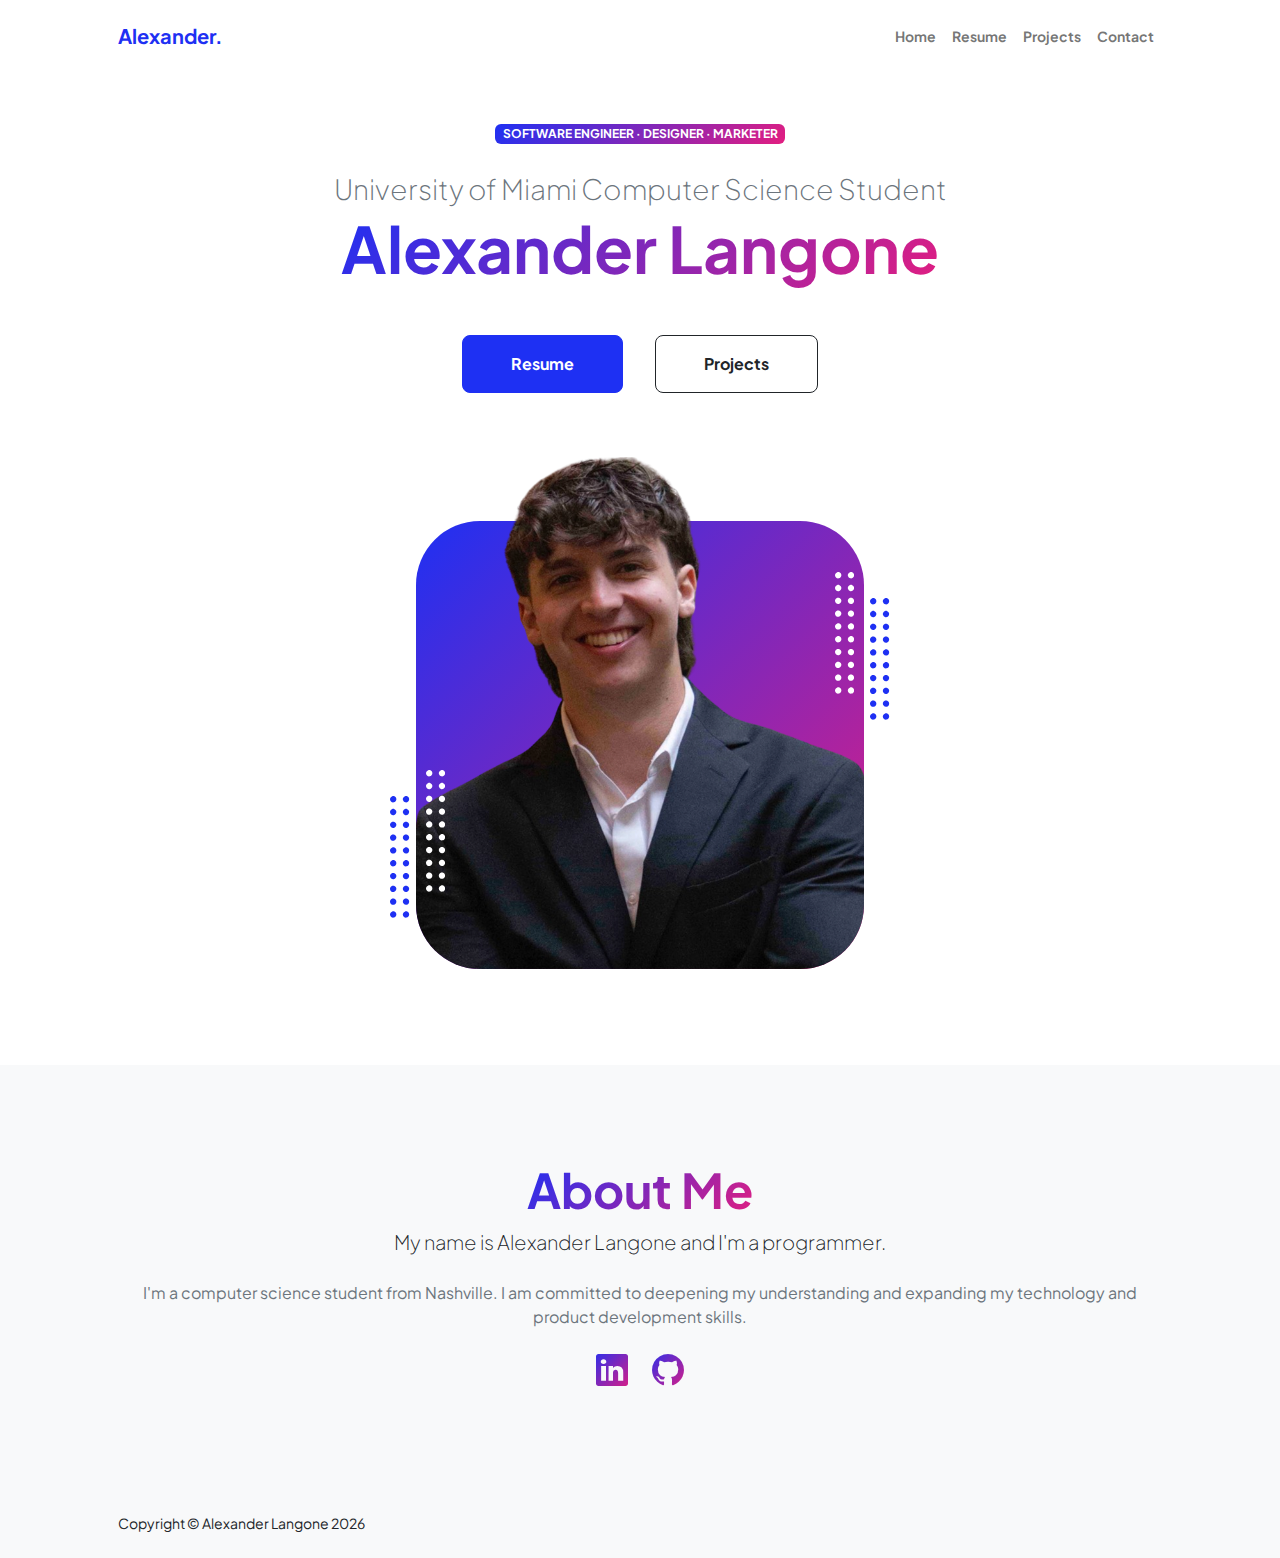
<file: index.html>
<!DOCTYPE html>
<html lang="en">
    <head>
        <meta charset="utf-8" />
        <meta name="viewport" content="width=device-width, initial-scale=1, shrink-to-fit=no" />
        <meta name="description" content="" />
        <meta name="author" content="" />
        <title>Alex Langone</title>
        <!-- Favicon-->
        <link rel="icon" type="image/x-icon" href="assets/favicon.ico" />
        <!-- Custom Google font-->
        <link rel="preconnect" href="https://fonts.googleapis.com" />
        <link rel="preconnect" href="https://fonts.gstatic.com" crossorigin />
        <link href="https://fonts.googleapis.com/css2?family=Plus+Jakarta+Sans:wght@100;200;300;400;500;600;700;800;900&amp;display=swap" rel="stylesheet" />
        <!-- Bootstrap icons-->
        <link href="https://cdn.jsdelivr.net/npm/bootstrap-icons@1.8.1/font/bootstrap-icons.css" rel="stylesheet" />
        <!-- Core theme CSS (includes Bootstrap)-->
        <link href="css/styles.css" rel="stylesheet" />
    </head>
    <body class="d-flex flex-column h-100">
        <main class="flex-shrink-0">
            <!-- Navigation-->
            <nav class="navbar navbar-expand-lg navbar-light bg-white py-3">
                <div class="container px-5">
                    <a class="navbar-brand" href="index"><span class="fw-bolder text-primary">Alexander.</span></a>
                    <button class="navbar-toggler" type="button" data-bs-toggle="collapse" data-bs-target="#navbarSupportedContent" aria-controls="navbarSupportedContent" aria-expanded="false" aria-label="Toggle navigation"><span class="navbar-toggler-icon"></span></button>
                    <div class="collapse navbar-collapse" id="navbarSupportedContent">
                        <ul class="navbar-nav ms-auto mb-2 mb-lg-0 small fw-bolder">
                            <li class="nav-item"><a class="nav-link" href="index">Home</a></li>
                            <li class="nav-item"><a class="nav-link" href="resume">Resume</a></li>
                            <li class="nav-item"><a class="nav-link" href="projects">Projects</a></li>
                            <li class="nav-item"><a class="nav-link" href="contact">Contact</a></li>
                        </ul>
                    </div>
                </div>
            </nav>
            <!-- Header-->
            <header class="py-5">
                <div class="container px-5 pb-5">
                    <div class="row gx-5 align-items-center">
                        <div class="col-xxl-5">
                            <!-- Header text content-->
                            <div class="text-center text-xxl-start">
                                <div class="badge bg-gradient-primary-to-secondary text-white mb-4"><div class="text-uppercase">Software Engineer &middot; Designer &middot; Marketer</div></div>
                                <div class="fs-3 fw-light text-muted">University of Miami Computer Science Student</div>
                                <h1 class="display-3 fw-bolder mb-5"><span class="text-gradient d-inline">Alexander Langone</span></h1>
                                <div class="d-grid gap-3 d-sm-flex justify-content-sm-center justify-content-xxl-start mb-3">
                                    <a class="btn btn-primary btn-lg px-5 py-3 me-sm-3 fs-6 fw-bolder" href="resume.html">Resume</a>
                                    <a class="btn btn-outline-dark btn-lg px-5 py-3 fs-6 fw-bolder" href="projects.html">Projects</a>
                                </div>
                            </div>
                        </div>
                        <div class="col-xxl-7">
                            <!-- Header profile picture-->
                            <div class="d-flex justify-content-center mt-5 mt-xxl-0">
                                <div class="profile bg-gradient-primary-to-secondary">
                                    <img class="profile-img" src="assets/profile.png" alt="..." />
                                    <div class="dots-1">
                                        <!-- SVG Dots-->
                                        <svg version="1.1" xmlns="http://www.w3.org/2000/svg" xmlns:xlink="http://www.w3.org/1999/xlink" x="0px" y="0px" viewBox="0 0 191.6 1215.4" style="enable-background: new 0 0 191.6 1215.4" xml:space="preserve">
                                            <g transform="translate(0.000000,1280.000000) scale(0.100000,-0.100000)">
                                                <path d="M227.7,12788.6c-105-35-200-141-222-248c-43-206,163-412,369-369c155,32,275,190,260,339c-11,105-90,213-190,262        C383.7,12801.6,289.7,12808.6,227.7,12788.6z"></path>
                                                <path d="M1507.7,12788.6c-151-50-253-216-222-362c25-119,136-230,254-255c194-41,395,142,375,339c-11,105-90,213-190,262        C1663.7,12801.6,1569.7,12808.6,1507.7,12788.6z"></path>
                                                <path d="M227.7,11508.6c-105-35-200-141-222-248c-43-206,163-412,369-369c155,32,275,190,260,339c-11,105-90,213-190,262        C383.7,11521.6,289.7,11528.6,227.7,11508.6z"></path>
                                                <path d="M1507.7,11508.6c-151-50-253-216-222-362c25-119,136-230,254-255c194-41,395,142,375,339c-11,105-90,213-190,262        C1663.7,11521.6,1569.7,11528.6,1507.7,11508.6z"></path>
                                                <path d="M227.7,10228.6c-105-35-200-141-222-248c-43-206,163-412,369-369c155,32,275,190,260,339c-11,105-90,213-190,262        C383.7,10241.6,289.7,10248.6,227.7,10228.6z"></path>
                                                <path d="M1507.7,10228.6c-105-35-200-141-222-248c-43-206,163-412,369-369c155,32,275,190,260,339c-11,105-90,213-190,262        C1663.7,10241.6,1569.7,10248.6,1507.7,10228.6z"></path>
                                                <path d="M227.7,8948.6c-105-35-200-141-222-248c-43-206,163-412,369-369c155,32,275,190,260,339c-11,105-90,213-190,262        C383.7,8961.6,289.7,8968.6,227.7,8948.6z"></path>
                                                <path d="M1507.7,8948.6c-105-35-200-141-222-248c-43-206,163-412,369-369c155,32,275,190,260,339c-11,105-90,213-190,262        C1663.7,8961.6,1569.7,8968.6,1507.7,8948.6z"></path>
                                                <path d="M227.7,7668.6c-105-35-200-141-222-248c-43-206,163-412,369-369c155,32,275,190,260,339c-11,105-90,213-190,262        C383.7,7681.6,289.7,7688.6,227.7,7668.6z"></path>
                                                <path d="M1507.7,7668.6c-105-35-200-141-222-248c-43-206,163-412,369-369c155,32,275,190,260,339c-11,105-90,213-190,262        C1663.7,7681.6,1569.7,7688.6,1507.7,7668.6z"></path>
                                                <path d="M227.7,6388.6c-105-35-200-141-222-248c-43-206,163-412,369-369c155,32,275,190,260,339c-11,105-90,213-190,262        C383.7,6401.6,289.7,6408.6,227.7,6388.6z"></path>
                                                <path d="M1507.7,6388.6c-105-35-200-141-222-248c-43-206,163-412,369-369c155,32,275,190,260,339c-11,105-90,213-190,262        C1663.7,6401.6,1569.7,6408.6,1507.7,6388.6z"></path>
                                                <path d="M227.7,5108.6c-105-35-200-141-222-248c-43-206,163-412,369-369c155,32,275,190,260,339c-11,105-90,213-190,262        C383.7,5121.6,289.7,5128.6,227.7,5108.6z"></path>
                                                <path d="M1507.7,5108.6c-105-35-200-141-222-248c-43-206,163-412,369-369c155,32,275,190,260,339c-11,105-90,213-190,262        C1663.7,5121.6,1569.7,5128.6,1507.7,5108.6z"></path>
                                                <path d="M227.7,3828.6c-105-35-200-141-222-248c-43-206,163-412,369-369c155,32,275,190,260,339c-11,105-90,213-190,262        C383.7,3841.6,289.7,3848.6,227.7,3828.6z"></path>
                                                <path d="M1507.7,3828.6c-105-35-200-141-222-248c-43-206,163-412,369-369c155,32,275,190,260,339c-11,105-90,213-190,262        C1663.7,3841.6,1569.7,3848.6,1507.7,3828.6z"></path>
                                                <path d="M227.7,2548.6c-105-35-200-141-222-248c-43-206,163-412,369-369c155,32,275,190,260,339c-11,105-90,213-190,262        C383.7,2561.6,289.7,2568.6,227.7,2548.6z"></path>
                                                <path d="M1507.7,2548.6c-105-35-200-141-222-248c-43-206,163-412,369-369c155,32,275,190,260,339c-11,105-90,213-190,262        C1663.7,2561.6,1569.7,2568.6,1507.7,2548.6z"></path>
                                                <path d="M227.7,1268.6c-105-35-200-141-222-248c-43-206,163-412,369-369c155,32,275,190,260,339c-11,105-90,213-190,262        C383.7,1281.6,289.7,1288.6,227.7,1268.6z"></path>
                                                <path d="M1507.7,1268.6c-105-35-200-141-222-248c-43-206,163-412,369-369c155,32,275,190,260,339c-11,105-90,213-190,262        C1663.7,1281.6,1569.7,1288.6,1507.7,1268.6z"></path>
                                            </g>
                                        </svg>
                                        <!-- END of SVG dots-->
                                    </div>
                                    <div class="dots-2">
                                        <!-- SVG Dots-->
                                        <svg version="1.1" xmlns="http://www.w3.org/2000/svg" xmlns:xlink="http://www.w3.org/1999/xlink" x="0px" y="0px" viewBox="0 0 191.6 1215.4" style="enable-background: new 0 0 191.6 1215.4" xml:space="preserve">
                                            <g transform="translate(0.000000,1280.000000) scale(0.100000,-0.100000)">
                                                <path d="M227.7,12788.6c-105-35-200-141-222-248c-43-206,163-412,369-369c155,32,275,190,260,339c-11,105-90,213-190,262        C383.7,12801.6,289.7,12808.6,227.7,12788.6z"></path>
                                                <path d="M1507.7,12788.6c-151-50-253-216-222-362c25-119,136-230,254-255c194-41,395,142,375,339c-11,105-90,213-190,262        C1663.7,12801.6,1569.7,12808.6,1507.7,12788.6z"></path>
                                                <path d="M227.7,11508.6c-105-35-200-141-222-248c-43-206,163-412,369-369c155,32,275,190,260,339c-11,105-90,213-190,262        C383.7,11521.6,289.7,11528.6,227.7,11508.6z"></path>
                                                <path d="M1507.7,11508.6c-151-50-253-216-222-362c25-119,136-230,254-255c194-41,395,142,375,339c-11,105-90,213-190,262        C1663.7,11521.6,1569.7,11528.6,1507.7,11508.6z"></path>
                                                <path d="M227.7,10228.6c-105-35-200-141-222-248c-43-206,163-412,369-369c155,32,275,190,260,339c-11,105-90,213-190,262        C383.7,10241.6,289.7,10248.6,227.7,10228.6z"></path>
                                                <path d="M1507.7,10228.6c-105-35-200-141-222-248c-43-206,163-412,369-369c155,32,275,190,260,339c-11,105-90,213-190,262        C1663.7,10241.6,1569.7,10248.6,1507.7,10228.6z"></path>
                                                <path d="M227.7,8948.6c-105-35-200-141-222-248c-43-206,163-412,369-369c155,32,275,190,260,339c-11,105-90,213-190,262        C383.7,8961.6,289.7,8968.6,227.7,8948.6z"></path>
                                                <path d="M1507.7,8948.6c-105-35-200-141-222-248c-43-206,163-412,369-369c155,32,275,190,260,339c-11,105-90,213-190,262        C1663.7,8961.6,1569.7,8968.6,1507.7,8948.6z"></path>
                                                <path d="M227.7,7668.6c-105-35-200-141-222-248c-43-206,163-412,369-369c155,32,275,190,260,339c-11,105-90,213-190,262        C383.7,7681.6,289.7,7688.6,227.7,7668.6z"></path>
                                                <path d="M1507.7,7668.6c-105-35-200-141-222-248c-43-206,163-412,369-369c155,32,275,190,260,339c-11,105-90,213-190,262        C1663.7,7681.6,1569.7,7688.6,1507.7,7668.6z"></path>
                                                <path d="M227.7,6388.6c-105-35-200-141-222-248c-43-206,163-412,369-369c155,32,275,190,260,339c-11,105-90,213-190,262        C383.7,6401.6,289.7,6408.6,227.7,6388.6z"></path>
                                                <path d="M1507.7,6388.6c-105-35-200-141-222-248c-43-206,163-412,369-369c155,32,275,190,260,339c-11,105-90,213-190,262        C1663.7,6401.6,1569.7,6408.6,1507.7,6388.6z"></path>
                                                <path d="M227.7,5108.6c-105-35-200-141-222-248c-43-206,163-412,369-369c155,32,275,190,260,339c-11,105-90,213-190,262        C383.7,5121.6,289.7,5128.6,227.7,5108.6z"></path>
                                                <path d="M1507.7,5108.6c-105-35-200-141-222-248c-43-206,163-412,369-369c155,32,275,190,260,339c-11,105-90,213-190,262        C1663.7,5121.6,1569.7,5128.6,1507.7,5108.6z"></path>
                                                <path d="M227.7,3828.6c-105-35-200-141-222-248c-43-206,163-412,369-369c155,32,275,190,260,339c-11,105-90,213-190,262        C383.7,3841.6,289.7,3848.6,227.7,3828.6z"></path>
                                                <path d="M1507.7,3828.6c-105-35-200-141-222-248c-43-206,163-412,369-369c155,32,275,190,260,339c-11,105-90,213-190,262        C1663.7,3841.6,1569.7,3848.6,1507.7,3828.6z"></path>
                                                <path d="M227.7,2548.6c-105-35-200-141-222-248c-43-206,163-412,369-369c155,32,275,190,260,339c-11,105-90,213-190,262        C383.7,2561.6,289.7,2568.6,227.7,2548.6z"></path>
                                                <path d="M1507.7,2548.6c-105-35-200-141-222-248c-43-206,163-412,369-369c155,32,275,190,260,339c-11,105-90,213-190,262        C1663.7,2561.6,1569.7,2568.6,1507.7,2548.6z"></path>
                                                <path d="M227.7,1268.6c-105-35-200-141-222-248c-43-206,163-412,369-369c155,32,275,190,260,339c-11,105-90,213-190,262        C383.7,1281.6,289.7,1288.6,227.7,1268.6z"></path>
                                                <path d="M1507.7,1268.6c-105-35-200-141-222-248c-43-206,163-412,369-369c155,32,275,190,260,339c-11,105-90,213-190,262        C1663.7,1281.6,1569.7,1288.6,1507.7,1268.6z"></path>
                                            </g>
                                        </svg>
                                        <!-- END of SVG dots-->
                                    </div>
                                    <div class="dots-3">
                                        <!-- SVG Dots-->
                                        <svg version="1.1" xmlns="http://www.w3.org/2000/svg" xmlns:xlink="http://www.w3.org/1999/xlink" x="0px" y="0px" viewBox="0 0 191.6 1215.4" style="enable-background: new 0 0 191.6 1215.4" xml:space="preserve">
                                            <g transform="translate(0.000000,1280.000000) scale(0.100000,-0.100000)">
                                                <path d="M227.7,12788.6c-105-35-200-141-222-248c-43-206,163-412,369-369c155,32,275,190,260,339c-11,105-90,213-190,262        C383.7,12801.6,289.7,12808.6,227.7,12788.6z"></path>
                                                <path d="M1507.7,12788.6c-151-50-253-216-222-362c25-119,136-230,254-255c194-41,395,142,375,339c-11,105-90,213-190,262        C1663.7,12801.6,1569.7,12808.6,1507.7,12788.6z"></path>
                                                <path d="M227.7,11508.6c-105-35-200-141-222-248c-43-206,163-412,369-369c155,32,275,190,260,339c-11,105-90,213-190,262        C383.7,11521.6,289.7,11528.6,227.7,11508.6z"></path>
                                                <path d="M1507.7,11508.6c-151-50-253-216-222-362c25-119,136-230,254-255c194-41,395,142,375,339c-11,105-90,213-190,262        C1663.7,11521.6,1569.7,11528.6,1507.7,11508.6z"></path>
                                                <path d="M227.7,10228.6c-105-35-200-141-222-248c-43-206,163-412,369-369c155,32,275,190,260,339c-11,105-90,213-190,262        C383.7,10241.6,289.7,10248.6,227.7,10228.6z"></path>
                                                <path d="M1507.7,10228.6c-105-35-200-141-222-248c-43-206,163-412,369-369c155,32,275,190,260,339c-11,105-90,213-190,262        C1663.7,10241.6,1569.7,10248.6,1507.7,10228.6z"></path>
                                                <path d="M227.7,8948.6c-105-35-200-141-222-248c-43-206,163-412,369-369c155,32,275,190,260,339c-11,105-90,213-190,262        C383.7,8961.6,289.7,8968.6,227.7,8948.6z"></path>
                                                <path d="M1507.7,8948.6c-105-35-200-141-222-248c-43-206,163-412,369-369c155,32,275,190,260,339c-11,105-90,213-190,262        C1663.7,8961.6,1569.7,8968.6,1507.7,8948.6z"></path>
                                                <path d="M227.7,7668.6c-105-35-200-141-222-248c-43-206,163-412,369-369c155,32,275,190,260,339c-11,105-90,213-190,262        C383.7,7681.6,289.7,7688.6,227.7,7668.6z"></path>
                                                <path d="M1507.7,7668.6c-105-35-200-141-222-248c-43-206,163-412,369-369c155,32,275,190,260,339c-11,105-90,213-190,262        C1663.7,7681.6,1569.7,7688.6,1507.7,7668.6z"></path>
                                                <path d="M227.7,6388.6c-105-35-200-141-222-248c-43-206,163-412,369-369c155,32,275,190,260,339c-11,105-90,213-190,262        C383.7,6401.6,289.7,6408.6,227.7,6388.6z"></path>
                                                <path d="M1507.7,6388.6c-105-35-200-141-222-248c-43-206,163-412,369-369c155,32,275,190,260,339c-11,105-90,213-190,262        C1663.7,6401.6,1569.7,6408.6,1507.7,6388.6z"></path>
                                                <path d="M227.7,5108.6c-105-35-200-141-222-248c-43-206,163-412,369-369c155,32,275,190,260,339c-11,105-90,213-190,262        C383.7,5121.6,289.7,5128.6,227.7,5108.6z"></path>
                                                <path d="M1507.7,5108.6c-105-35-200-141-222-248c-43-206,163-412,369-369c155,32,275,190,260,339c-11,105-90,213-190,262        C1663.7,5121.6,1569.7,5128.6,1507.7,5108.6z"></path>
                                                <path d="M227.7,3828.6c-105-35-200-141-222-248c-43-206,163-412,369-369c155,32,275,190,260,339c-11,105-90,213-190,262        C383.7,3841.6,289.7,3848.6,227.7,3828.6z"></path>
                                                <path d="M1507.7,3828.6c-105-35-200-141-222-248c-43-206,163-412,369-369c155,32,275,190,260,339c-11,105-90,213-190,262        C1663.7,3841.6,1569.7,3848.6,1507.7,3828.6z"></path>
                                                <path d="M227.7,2548.6c-105-35-200-141-222-248c-43-206,163-412,369-369c155,32,275,190,260,339c-11,105-90,213-190,262        C383.7,2561.6,289.7,2568.6,227.7,2548.6z"></path>
                                                <path d="M1507.7,2548.6c-105-35-200-141-222-248c-43-206,163-412,369-369c155,32,275,190,260,339c-11,105-90,213-190,262        C1663.7,2561.6,1569.7,2568.6,1507.7,2548.6z"></path>
                                                <path d="M227.7,1268.6c-105-35-200-141-222-248c-43-206,163-412,369-369c155,32,275,190,260,339c-11,105-90,213-190,262        C383.7,1281.6,289.7,1288.6,227.7,1268.6z"></path>
                                                <path d="M1507.7,1268.6c-105-35-200-141-222-248c-43-206,163-412,369-369c155,32,275,190,260,339c-11,105-90,213-190,262        C1663.7,1281.6,1569.7,1288.6,1507.7,1268.6z"></path>
                                            </g>
                                        </svg>
                                        <!-- END of SVG dots-->
                                    </div>
                                    <div class="dots-4">
                                        <!-- SVG Dots-->
                                        <svg version="1.1" xmlns="http://www.w3.org/2000/svg" xmlns:xlink="http://www.w3.org/1999/xlink" x="0px" y="0px" viewBox="0 0 191.6 1215.4" style="enable-background: new 0 0 191.6 1215.4" xml:space="preserve">
                                            <g transform="translate(0.000000,1280.000000) scale(0.100000,-0.100000)">
                                                <path d="M227.7,12788.6c-105-35-200-141-222-248c-43-206,163-412,369-369c155,32,275,190,260,339c-11,105-90,213-190,262        C383.7,12801.6,289.7,12808.6,227.7,12788.6z"></path>
                                                <path d="M1507.7,12788.6c-151-50-253-216-222-362c25-119,136-230,254-255c194-41,395,142,375,339c-11,105-90,213-190,262        C1663.7,12801.6,1569.7,12808.6,1507.7,12788.6z"></path>
                                                <path d="M227.7,11508.6c-105-35-200-141-222-248c-43-206,163-412,369-369c155,32,275,190,260,339c-11,105-90,213-190,262        C383.7,11521.6,289.7,11528.6,227.7,11508.6z"></path>
                                                <path d="M1507.7,11508.6c-151-50-253-216-222-362c25-119,136-230,254-255c194-41,395,142,375,339c-11,105-90,213-190,262        C1663.7,11521.6,1569.7,11528.6,1507.7,11508.6z"></path>
                                                <path d="M227.7,10228.6c-105-35-200-141-222-248c-43-206,163-412,369-369c155,32,275,190,260,339c-11,105-90,213-190,262        C383.7,10241.6,289.7,10248.6,227.7,10228.6z"></path>
                                                <path d="M1507.7,10228.6c-105-35-200-141-222-248c-43-206,163-412,369-369c155,32,275,190,260,339c-11,105-90,213-190,262        C1663.7,10241.6,1569.7,10248.6,1507.7,10228.6z"></path>
                                                <path d="M227.7,8948.6c-105-35-200-141-222-248c-43-206,163-412,369-369c155,32,275,190,260,339c-11,105-90,213-190,262        C383.7,8961.6,289.7,8968.6,227.7,8948.6z"></path>
                                                <path d="M1507.7,8948.6c-105-35-200-141-222-248c-43-206,163-412,369-369c155,32,275,190,260,339c-11,105-90,213-190,262        C1663.7,8961.6,1569.7,8968.6,1507.7,8948.6z"></path>
                                                <path d="M227.7,7668.6c-105-35-200-141-222-248c-43-206,163-412,369-369c155,32,275,190,260,339c-11,105-90,213-190,262        C383.7,7681.6,289.7,7688.6,227.7,7668.6z"></path>
                                                <path d="M1507.7,7668.6c-105-35-200-141-222-248c-43-206,163-412,369-369c155,32,275,190,260,339c-11,105-90,213-190,262        C1663.7,7681.6,1569.7,7688.6,1507.7,7668.6z"></path>
                                                <path d="M227.7,6388.6c-105-35-200-141-222-248c-43-206,163-412,369-369c155,32,275,190,260,339c-11,105-90,213-190,262        C383.7,6401.6,289.7,6408.6,227.7,6388.6z"></path>
                                                <path d="M1507.7,6388.6c-105-35-200-141-222-248c-43-206,163-412,369-369c155,32,275,190,260,339c-11,105-90,213-190,262        C1663.7,6401.6,1569.7,6408.6,1507.7,6388.6z"></path>
                                                <path d="M227.7,5108.6c-105-35-200-141-222-248c-43-206,163-412,369-369c155,32,275,190,260,339c-11,105-90,213-190,262        C383.7,5121.6,289.7,5128.6,227.7,5108.6z"></path>
                                                <path d="M1507.7,5108.6c-105-35-200-141-222-248c-43-206,163-412,369-369c155,32,275,190,260,339c-11,105-90,213-190,262        C1663.7,5121.6,1569.7,5128.6,1507.7,5108.6z"></path>
                                                <path d="M227.7,3828.6c-105-35-200-141-222-248c-43-206,163-412,369-369c155,32,275,190,260,339c-11,105-90,213-190,262        C383.7,3841.6,289.7,3848.6,227.7,3828.6z"></path>
                                                <path d="M1507.7,3828.6c-105-35-200-141-222-248c-43-206,163-412,369-369c155,32,275,190,260,339c-11,105-90,213-190,262        C1663.7,3841.6,1569.7,3848.6,1507.7,3828.6z"></path>
                                                <path d="M227.7,2548.6c-105-35-200-141-222-248c-43-206,163-412,369-369c155,32,275,190,260,339c-11,105-90,213-190,262        C383.7,2561.6,289.7,2568.6,227.7,2548.6z"></path>
                                                <path d="M1507.7,2548.6c-105-35-200-141-222-248c-43-206,163-412,369-369c155,32,275,190,260,339c-11,105-90,213-190,262        C1663.7,2561.6,1569.7,2568.6,1507.7,2548.6z"></path>
                                                <path d="M227.7,1268.6c-105-35-200-141-222-248c-43-206,163-412,369-369c155,32,275,190,260,339c-11,105-90,213-190,262        C383.7,1281.6,289.7,1288.6,227.7,1268.6z"></path>
                                                <path d="M1507.7,1268.6c-105-35-200-141-222-248c-43-206,163-412,369-369c155,32,275,190,260,339c-11,105-90,213-190,262        C1663.7,1281.6,1569.7,1288.6,1507.7,1268.6z"></path>
                                            </g>
                                        </svg>
                                        <!-- END of SVG dots-->
                                    </div>
                                </div>
                            </div>
                        </div>
                    </div>
                </div>
            </header>
            <!-- About Section-->
            <section class="bg-light py-5">
                <div class="container px-5">
                    <div class="row gx-5 justify-content-center">
                        <div class="col-xxl-8">
                            <div class="text-center my-5">
                                <h2 class="display-5 fw-bolder"><span class="text-gradient d-inline">About Me</span></h2>
                                <p class="lead fw-light mb-4">My name is Alexander Langone and I'm a programmer.</p>
                                <p class="text-muted">I'm a computer science student from Nashville. I am committed to deepening my understanding and expanding my technology and product development skills.</p>
                                <div class="d-flex justify-content-center fs-2 gap-4">
                                    <a class="text-gradient" target="_blank" href="https://www.linkedin.com/in/alexlangone/"><i class="bi bi-linkedin"></i></a>
                                    <a class="text-gradient" target="_blank" href="https://github.com/alexanderlangone/"><i class="bi bi-github"></i></a>
                                </div>
                            </div>
                        </div>
                    </div>
                </div>
            </section>
        </main>
        <!-- Footer-->
        <footer class="bg-light py-4 mt-auto">
            <div class="container px-5 bg-light">
                <div class="row align-items-center justify-content-between flex-column flex-sm-row">
                    <div class="col-auto"><div class="small m-0" id="copyright"></div></div>
                    <script>
                        var currentYear = new Date().getFullYear();
                        document.getElementById("copyright").innerHTML = "Copyright &copy; Alexander Langone " + currentYear;
                    </script>
                </div>
            </div>
        </footer>
        <!-- Bootstrap core JS-->
        <script src="https://cdn.jsdelivr.net/npm/bootstrap@5.2.3/dist/js/bootstrap.bundle.min.js"></script>
        <!-- Core theme JS-->
        <script src="js/scripts.js"></script>
    </body>
</html>
</file>
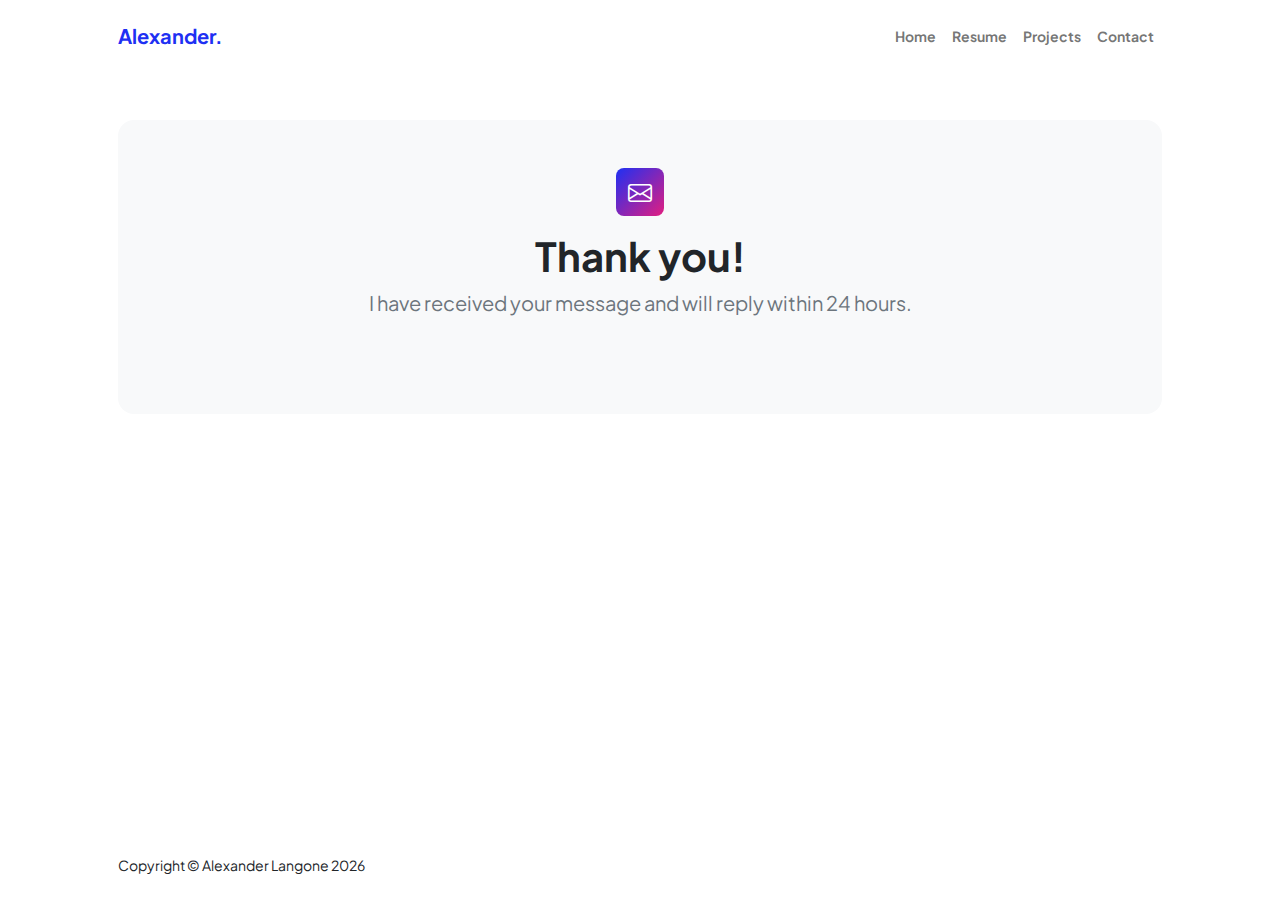
<file: confirmation.html>
<!DOCTYPE html>
<html lang="en">
    <head>
        <meta charset="utf-8" />
        <meta name="viewport" content="width=device-width, initial-scale=1, shrink-to-fit=no" />
        <meta name="description" content />
        <meta name="author" content />
        <title>Alex Langone</title>
        <!-- Favicon-->
        <link rel="icon" type="image/x-icon" href="assets/favicon.ico" />
        <!-- Custom Google font-->
        <link rel="preconnect" href="https://fonts.googleapis.com" />
        <link rel="preconnect" href="https://fonts.gstatic.com" crossorigin />
        <link href="https://fonts.googleapis.com/css2?family=Plus+Jakarta+Sans:wght@100;200;300;400;500;600;700;800;900&amp;display=swap" rel="stylesheet" />
        <!-- Bootstrap icons-->
        <link href="https://cdn.jsdelivr.net/npm/bootstrap-icons@1.8.1/font/bootstrap-icons.css" rel="stylesheet" />
        <!-- Core theme CSS (includes Bootstrap)-->
        <link href="css/styles.css" rel="stylesheet" />
    </head>
    <body class="d-flex flex-column">
        <main class="flex-shrink-0">
            <!-- Navigation-->
            <nav class="navbar navbar-expand-lg navbar-light bg-white py-3">
                <div class="container px-5">
                    <a class="navbar-brand" href="index"><span class="fw-bolder text-primary">Alexander.</span></a>
                    <button class="navbar-toggler" type="button" data-bs-toggle="collapse" data-bs-target="#navbarSupportedContent" aria-controls="navbarSupportedContent" aria-expanded="false" aria-label="Toggle navigation"><span class="navbar-toggler-icon"></span></button>
                    <div class="collapse navbar-collapse" id="navbarSupportedContent">
                        <ul class="navbar-nav ms-auto mb-2 mb-lg-0 small fw-bolder">
                            <li class="nav-item"><a class="nav-link" href="index">Home</a></li>
                            <li class="nav-item"><a class="nav-link" href="resume">Resume</a></li>
                            <li class="nav-item"><a class="nav-link" href="projects">Projects</a></li>
                            <li class="nav-item"><a class="nav-link" href="contact">Contact</a></li>
                        </ul>
                    </div>
                </div>
            </nav>
            <!-- Page content-->
            <section class="py-5">
                <div class="container px-5">
                    <!-- Contact form-->
                    <div class="bg-light rounded-4 py-5 px-4 px-md-5">
                        <div class="text-center mb-5">
                            <div class="feature bg-primary bg-gradient-primary-to-secondary text-white rounded-3 mb-3"><i class="bi bi-envelope"></i></div>
                            <h1 class="fw-bolder">Thank you!</h1>
                            <p class="lead fw-normal text-muted mb-0">I have received your message and will reply within 24 hours.</p>
                        </div>
                    </div>
                </div>
            </section>
        </main>
        <!-- Footer-->
        <footer class="bg-white py-4 mt-auto">
            <div class="container px-5 ">
                <div class="row align-items-center justify-content-between flex-column flex-sm-row">
                    <div class="col-auto"><div class="small m-0" id="copyright"></div></div>
                    <script>
                        var currentYear = new Date().getFullYear();
                        document.getElementById("copyright").innerHTML = "Copyright &copy; Alexander Langone " + currentYear;
                    </script>
                </div>
            </div>
        </footer>
        <!-- Bootstrap core JS-->
        <script src="https://cdn.jsdelivr.net/npm/bootstrap@5.2.3/dist/js/bootstrap.bundle.min.js"></script>
        <!-- Core theme JS-->
        <script src="js/scripts.js"></script>
       
        <script src="https://cdn.startbootstrap.com/sb-forms-latest.js"></script>
    </body>
</html>
</file>
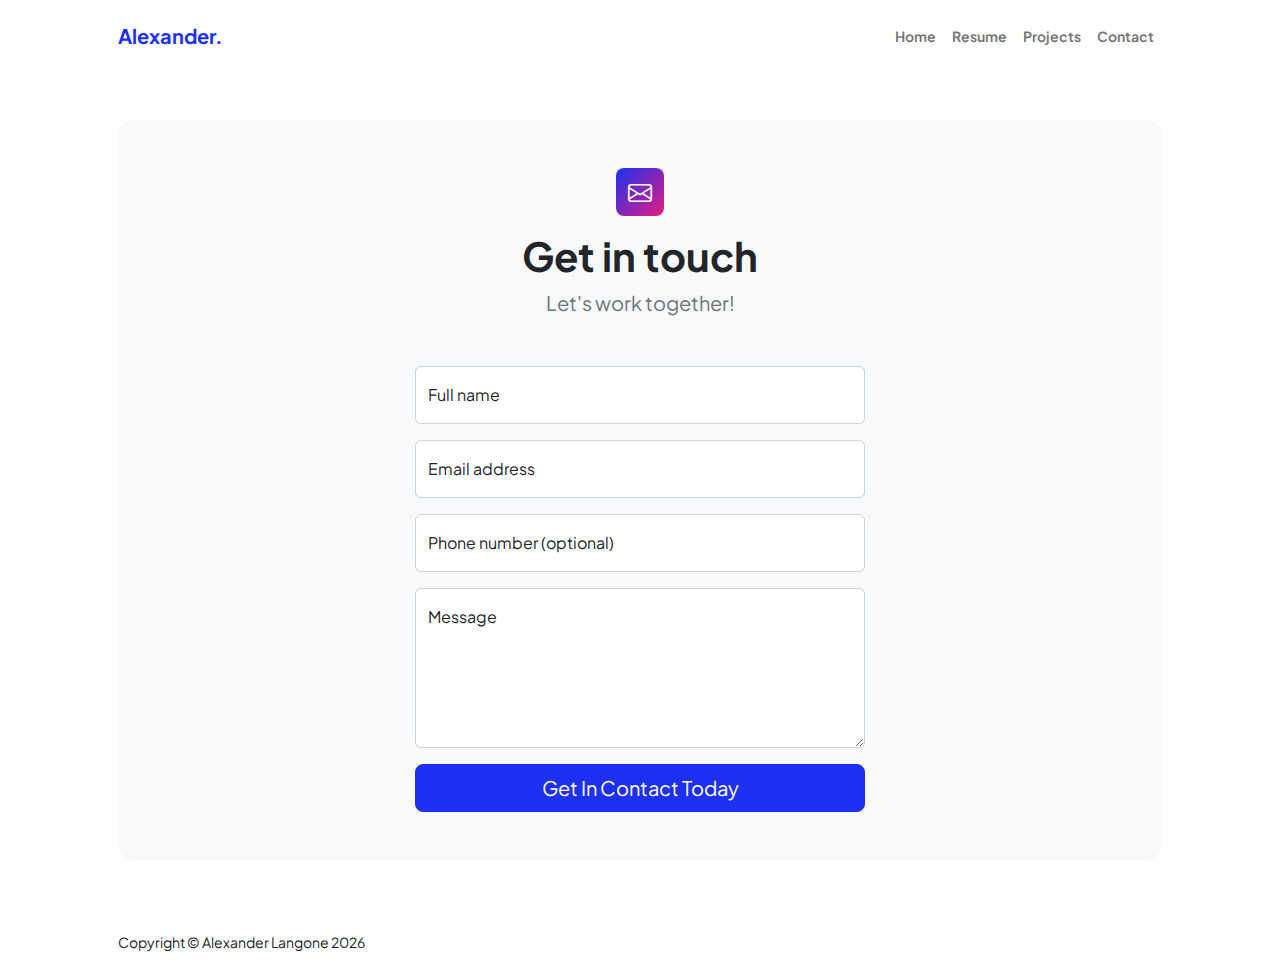
<file: contact.html>
<!DOCTYPE html>
<html lang="en">
    <head>
        <meta charset="utf-8" />
        <meta name="viewport" content="width=device-width, initial-scale=1, shrink-to-fit=no" />
        <meta name="description" content />
        <meta name="author" content />
        <title>Alex Langone</title>
        <!-- Favicon-->
        <link rel="icon" type="image/x-icon" href="assets/favicon.ico" />
        <!-- Custom Google font-->
        <link rel="preconnect" href="https://fonts.googleapis.com" />
        <link rel="preconnect" href="https://fonts.gstatic.com" crossorigin />
        <link href="https://fonts.googleapis.com/css2?family=Plus+Jakarta+Sans:wght@100;200;300;400;500;600;700;800;900&amp;display=swap" rel="stylesheet" />
        <!-- Bootstrap icons-->
        <link href="https://cdn.jsdelivr.net/npm/bootstrap-icons@1.8.1/font/bootstrap-icons.css" rel="stylesheet" />
        <!-- Core theme CSS (includes Bootstrap)-->
        <link href="css/styles.css" rel="stylesheet" />
    </head>
    <body class="d-flex flex-column">
        <main class="flex-shrink-0">
            <!-- Navigation-->
            <nav class="navbar navbar-expand-lg navbar-light bg-white py-3">
                <div class="container px-5">
                    <a class="navbar-brand" href="index"><span class="fw-bolder text-primary">Alexander.</span></a>
                    <button class="navbar-toggler" type="button" data-bs-toggle="collapse" data-bs-target="#navbarSupportedContent" aria-controls="navbarSupportedContent" aria-expanded="false" aria-label="Toggle navigation"><span class="navbar-toggler-icon"></span></button>
                    <div class="collapse navbar-collapse" id="navbarSupportedContent">
                        <ul class="navbar-nav ms-auto mb-2 mb-lg-0 small fw-bolder">
                            <li class="nav-item"><a class="nav-link" href="index">Home</a></li>
                            <li class="nav-item"><a class="nav-link" href="resume">Resume</a></li>
                            <li class="nav-item"><a class="nav-link" href="projects">Projects</a></li>
                            <li class="nav-item"><a class="nav-link" href="contact">Contact</a></li>
                        </ul>
                    </div>
                </div>
            </nav>
            <!-- Page content-->
            <section class="py-5">
                <div class="container px-5">
                    <!-- Contact form-->
                    <div class="bg-light rounded-4 py-5 px-4 px-md-5">
                        <div class="text-center mb-5">
                            <div class="feature bg-primary bg-gradient-primary-to-secondary text-white rounded-3 mb-3"><i class="bi bi-envelope"></i></div>
                            <h1 class="fw-bolder">Get in touch</h1>
                            <p class="lead fw-normal text-muted mb-0">Let's work together!</p>
                        </div>
                        <div class="row gx-5 justify-content-center">
                            <div class="col-lg-8 col-xl-6">
                                <script type="text/javascript">var submitted=false</script>
                                <iframe name="hiddenConfirm2" id="hiddenConfirm2" style="display: none;" onload="if(submitted){window.location='confirmation.html';}"></iframe>
                                <form action="#" id="contactForm" method="post" target="hiddenConfirm2" onsubmit="return validateFormAndSubmit();">
                                    <!-- Name input-->
                                    <div class="form-floating mb-3">
                                        <input class="form-control" id="name" type="text" placeholder="" data-sb-validations="required" name="entry.77489411" />
                                        <label for="name">Full name</label>
                                        <div class="invalid-feedback" data-sb-feedback="name:required">A name is required.</div>
                                    </div>
                                    <!-- Email address input-->
                                    <div class="form-floating mb-3">
                                        <input class="form-control" id="email" type="email" placeholder="" data-sb-validations="required,email" name="entry.1868286407"/>
                                        <label for="email">Email address</label>
                                        <div class="invalid-feedback" data-sb-feedback="email:required">An email is required.</div>
                                        <div class="invalid-feedback" data-sb-feedback="email:email">Email is not valid.</div>
                                    </div>
                                    <!-- Phone number input-->
                                    <div class="form-floating mb-3">
                                        <input class="form-control" id="phone" type="tel" placeholder="" data-sb-validations="" name="entry.2048939848"/>
                                        <label for="phone">Phone number (optional)</label>
                                    </div>
                                    <!-- Message input-->
                                    <div class="form-floating mb-3">
                                        <textarea class="form-control" id="message" type="text" placeholder="Enter your message here..." style="height: 10rem" data-sb-validations="required" name="entry.1368059541"></textarea>
                                        <label for="message">Message</label>
                                        <div class="invalid-feedback" data-sb-feedback="message:required">A message is required.</div>
                                    </div>
                                    <!-- Submit Button-->
                                    <div class="d-grid"><button class="btn btn-primary btn-lg" id="submitButton" type="submit">Get In Contact Today</button></div>
                                </form>
                            </div>
                        </div>
                    </div>
                </div>
            </section>
        </main>
        <!-- Footer-->
        <footer class="bg-white py-4 mt-auto">
            <div class="container px-5 ">
                <div class="row align-items-center justify-content-between flex-column flex-sm-row">
                    <div class="col-auto"><div class="small m-0" id="copyright"></div></div>
                    <script>
                        var currentYear = new Date().getFullYear();
                        document.getElementById("copyright").innerHTML = "Copyright &copy; Alexander Langone " + currentYear;
                    </script>
                </div>
            </div>
        </footer>
        <!-- Bootstrap core JS-->
        <script src="https://cdn.jsdelivr.net/npm/bootstrap@5.2.3/dist/js/bootstrap.bundle.min.js"></script>
        <!-- Core theme JS-->
        <script src="js/scripts.js"></script>
        <script src="js/formValidationAndSubmission.js"></script>

    </body>
</html>
</file>
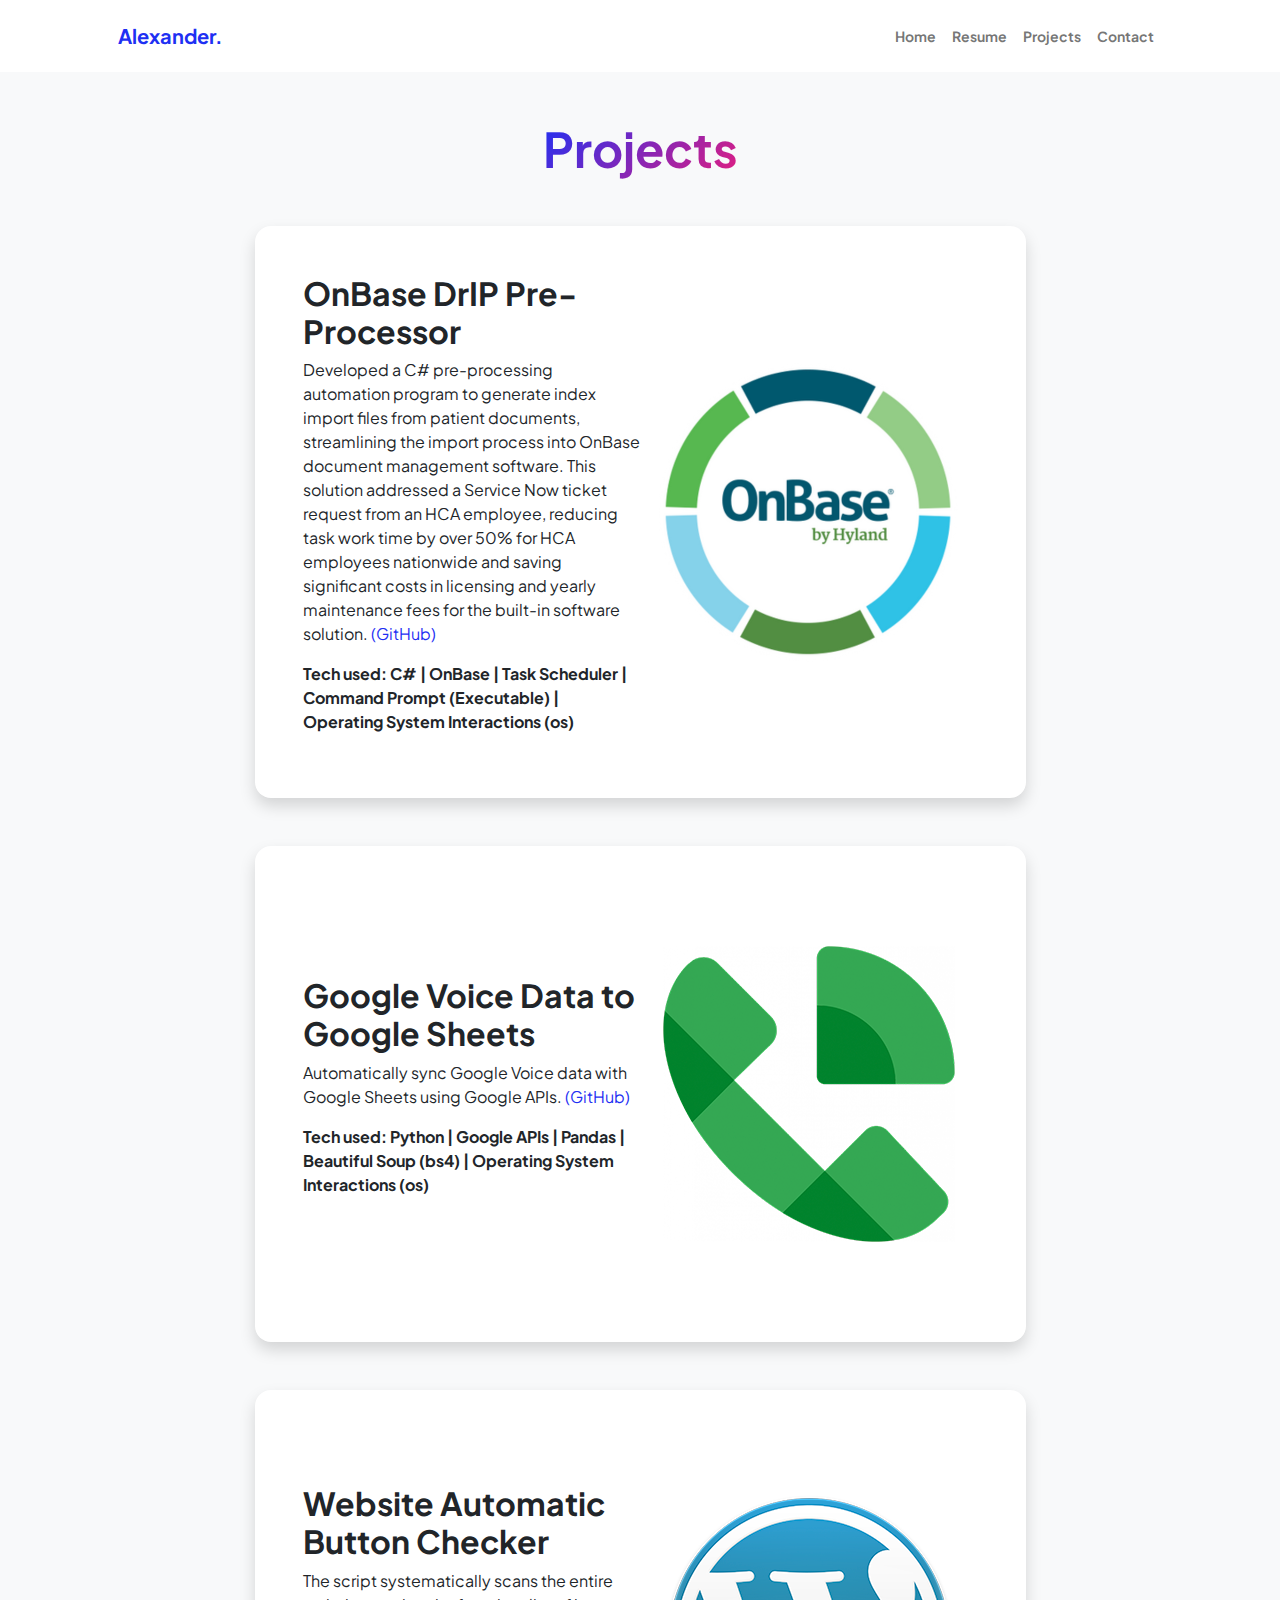
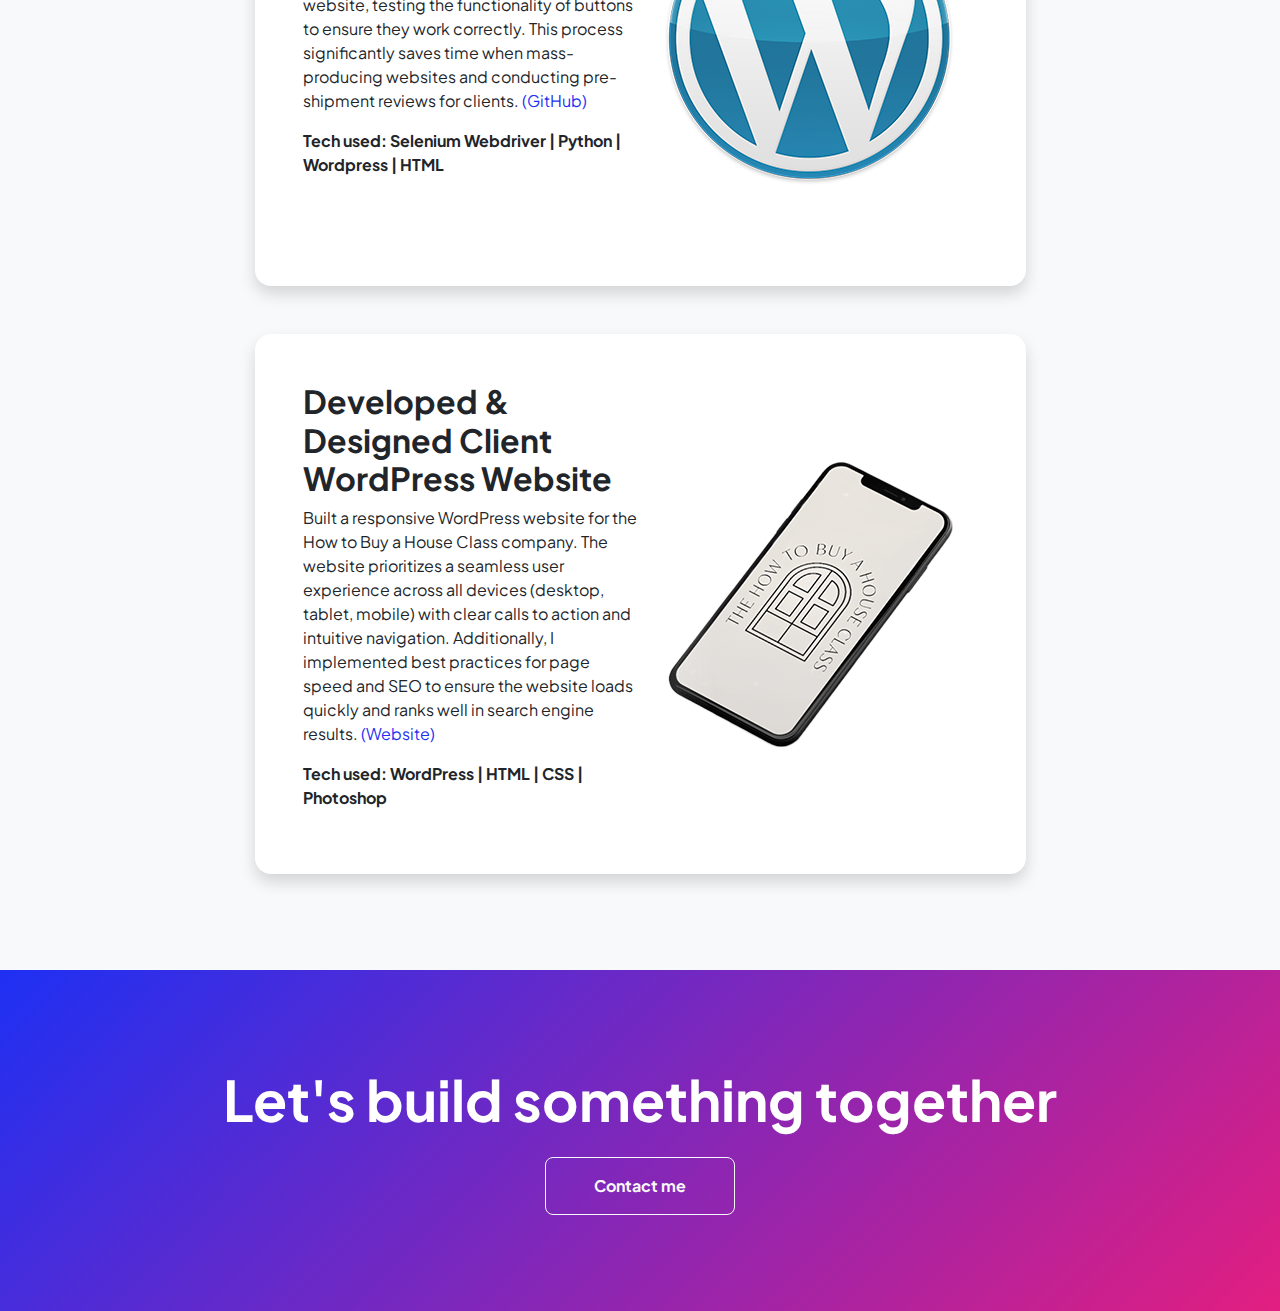
<file: projects.html>
<!DOCTYPE html>
<html lang="en">
    <head>
        <meta charset="utf-8" />
        <meta name="viewport" content="width=device-width, initial-scale=1, shrink-to-fit=no" />
        <meta name="description" content="" />
        <meta name="author" content="" />
        <title>Alex Langone</title>
        <!-- Favicon-->
        <link rel="icon" type="image/x-icon" href="assets/favicon.ico" />
        <!-- Custom Google font-->
        <link rel="preconnect" href="https://fonts.googleapis.com" />
        <link rel="preconnect" href="https://fonts.gstatic.com" crossorigin />
        <link href="https://fonts.googleapis.com/css2?family=Plus+Jakarta+Sans:wght@100;200;300;400;500;600;700;800;900&amp;display=swap" rel="stylesheet" />
        <!-- Bootstrap icons-->
        <link href="https://cdn.jsdelivr.net/npm/bootstrap-icons@1.8.1/font/bootstrap-icons.css" rel="stylesheet" />
        <!-- Core theme CSS (includes Bootstrap)-->
        <link href="css/styles.css" rel="stylesheet" />
    </head>
    <body class="d-flex flex-column h-100 bg-light">
        <main class="flex-shrink-0">
            <!-- Navigation-->
            <nav class="navbar navbar-expand-lg navbar-light bg-white py-3">
                <div class="container px-5">
                    <a class="navbar-brand" href="index"><span class="fw-bolder text-primary">Alexander.</span></a>
                    <button class="navbar-toggler" type="button" data-bs-toggle="collapse" data-bs-target="#navbarSupportedContent" aria-controls="navbarSupportedContent" aria-expanded="false" aria-label="Toggle navigation"><span class="navbar-toggler-icon"></span></button>
                    <div class="collapse navbar-collapse" id="navbarSupportedContent">
                        <ul class="navbar-nav ms-auto mb-2 mb-lg-0 small fw-bolder">
                            <li class="nav-item"><a class="nav-link" href="index">Home</a></li>
                            <li class="nav-item"><a class="nav-link" href="resume">Resume</a></li>
                            <li class="nav-item"><a class="nav-link" href="projects">Projects</a></li>
                            <li class="nav-item"><a class="nav-link" href="contact">Contact</a></li>
                        </ul>
                    </div>
                </div>
            </nav>
            <section class="py-5">
                <div class="container px-5 mb-5">
                    <div class="text-center mb-5">
                        <h1 class="display-5 fw-bolder mb-0"><span class="text-gradient d-inline">Projects</span></h1>
                    </div>
                    <div class="row gx-5 justify-content-center">
                        <div class="col-lg-11 col-xl-9 col-xxl-8">
                            <div class="card overflow-hidden shadow rounded-4 border-0 mb-5">
                                <div class="card-body p-5 d-flex flex-wrap justify-content-center align-items-center">
                                    <div class="col-md-6">
                                        <h2 class="fw-bolder">OnBase DrIP Pre-Processor</h2>
                                        <p>Developed a C# pre-processing automation program to generate index import files from patient documents,
                                            streamlining the import process into OnBase document management software. This solution addressed a Service
                                            Now ticket request from an HCA employee, reducing task work time by over 50% for HCA employees nationwide
                                            and saving significant costs in licensing and yearly maintenance fees for the built-in software solution.                                            
                                            <a class="git" href="https://github.com/AlexanderLangone/DrIP-PreProcessor" target="_blank" style="text-decoration: none;"> (GitHub)</a>
                                        </p>
                                        <p><strong>Tech used: C# | OnBase | Task Scheduler | Command Prompt (Executable) | Operating System Interactions (os)</strong> </p>
                                    </div>
                                    <img class="img-fluid mx-auto" src="/src/assets/OnBase.png" alt="..." />
                                </div>
                            </div>
                            <div class="card overflow-hidden shadow rounded-4 border-0 mb-5">
                                <div class="card-body p-5 d-flex flex-wrap justify-content-center align-items-center">
                                    <div class="col-md-6">
                                        <h2 class="fw-bolder">Google Voice Data to Google Sheets</h2>
                                        <p>Automatically sync Google Voice data with Google Sheets using Google APIs.
                                            <a class="git" href="https://github.com/AlexanderLangone/Google-Voice-Data-to-Sheets" target="_blank" style="text-decoration: none;"> (GitHub)</a>
                                        </p>
                                        <p><strong>Tech used: Python | Google APIs | Pandas | Beautiful Soup (bs4) | Operating System Interactions (os)</strong> </p>
                                    </div>
                                    <img class="img-fluid mx-auto" src="/src/assets/Google Voice.png" alt="..." />
                                </div>
                            </div>
                            <div class="card overflow-hidden shadow rounded-4 border-0 mb-5">
                                <div class="card-body p-5 d-flex flex-wrap justify-content-center align-items-center">
                                    <div class="col-md-6">
                                        <h2 class="fw-bolder">Website Automatic Button Checker</h2>
                                        <p>The script systematically scans the entire website, testing the functionality of buttons to ensure they work correctly. This process significantly saves time when mass-producing websites and conducting pre-shipment reviews for clients.
                                            <a class="git" href="https://github.com/AlexanderLangone/Automatic-Button-Checker" target="_blank" style="text-decoration: none;"> (GitHub)</a>
                                        </p>
                                        <p><strong>Tech used: Selenium Webdriver | Python | Wordpress | HTML</strong> </p>
                                    </div>
                                    <img class="img-fluid mx-auto" src="/src/assets/Wordpress.png" alt="..." />
                                </div>
                            </div>
                            <div class="card overflow-hidden shadow rounded-4 border-0">
                                <div class="card-body p-5 d-flex flex-wrap justify-content-center align-items-center">
                                    <div class="col-md-6">
                                        <h2 class="fw-bolder">Developed & Designed Client WordPress Website</h2>
                                        <p>Built a responsive WordPress website for the How to Buy a House Class company. The website prioritizes a seamless user experience across all devices (desktop, tablet, mobile) with clear calls to action and intuitive navigation. Additionally, I implemented best practices for page speed and SEO to ensure the website loads quickly and ranks well in search engine results.
                                            <a class="git" href="https://howtobuyahouseclass.com" target="_blank" style="text-decoration: none;"> (Website)</a>
                                        </p>
                                        <p><strong>Tech used: WordPress | HTML | CSS | Photoshop</strong> </p>
                                    </div>
                                    <img class="img-fluid mx-auto" src="/src/assets/Website.png" alt="..." />
                                </div>
                            </div>
                        </div>
                    </div>
                </div>
            </section>
            <!-- Call to action section-->
            <section class="py-5 bg-gradient-primary-to-secondary text-white">
                <div class="container px-5 my-5">
                    <div class="text-center">
                        <h2 class="display-4 fw-bolder mb-4">Let's build something together</h2>
                        <a class="btn btn-outline-light btn-lg px-5 py-3 fs-6 fw-bolder" href="contact.html">Contact me</a>
                    </div>
                </div>
            </section>
        </main>
        <!-- Footer-->
        <!-- <footer class="bg-gradient-primary-to-secondary py-4 mt-auto">
            <div class="container px-5 bg-gradient-primary-to-secondary">
                <div class="row align-items-center justify-content-between flex-column flex-sm-row">
                    <div class="col-auto"><div class="small m-0" id="copyright"></div></div>
                    <script>
                        var currentYear = new Date().getFullYear();
                        document.getElementById("copyright").innerHTML = "Copyright &copy; Alexander Langone " + currentYear;
                    </script>
                </div>
            </div>
        </footer> -->
        <!-- Bootstrap core JS-->
        <script src="https://cdn.jsdelivr.net/npm/bootstrap@5.2.3/dist/js/bootstrap.bundle.min.js"></script>
        <!-- Core theme JS-->
        <script src="js/scripts.js"></script>
    </body>
</html>
</file>
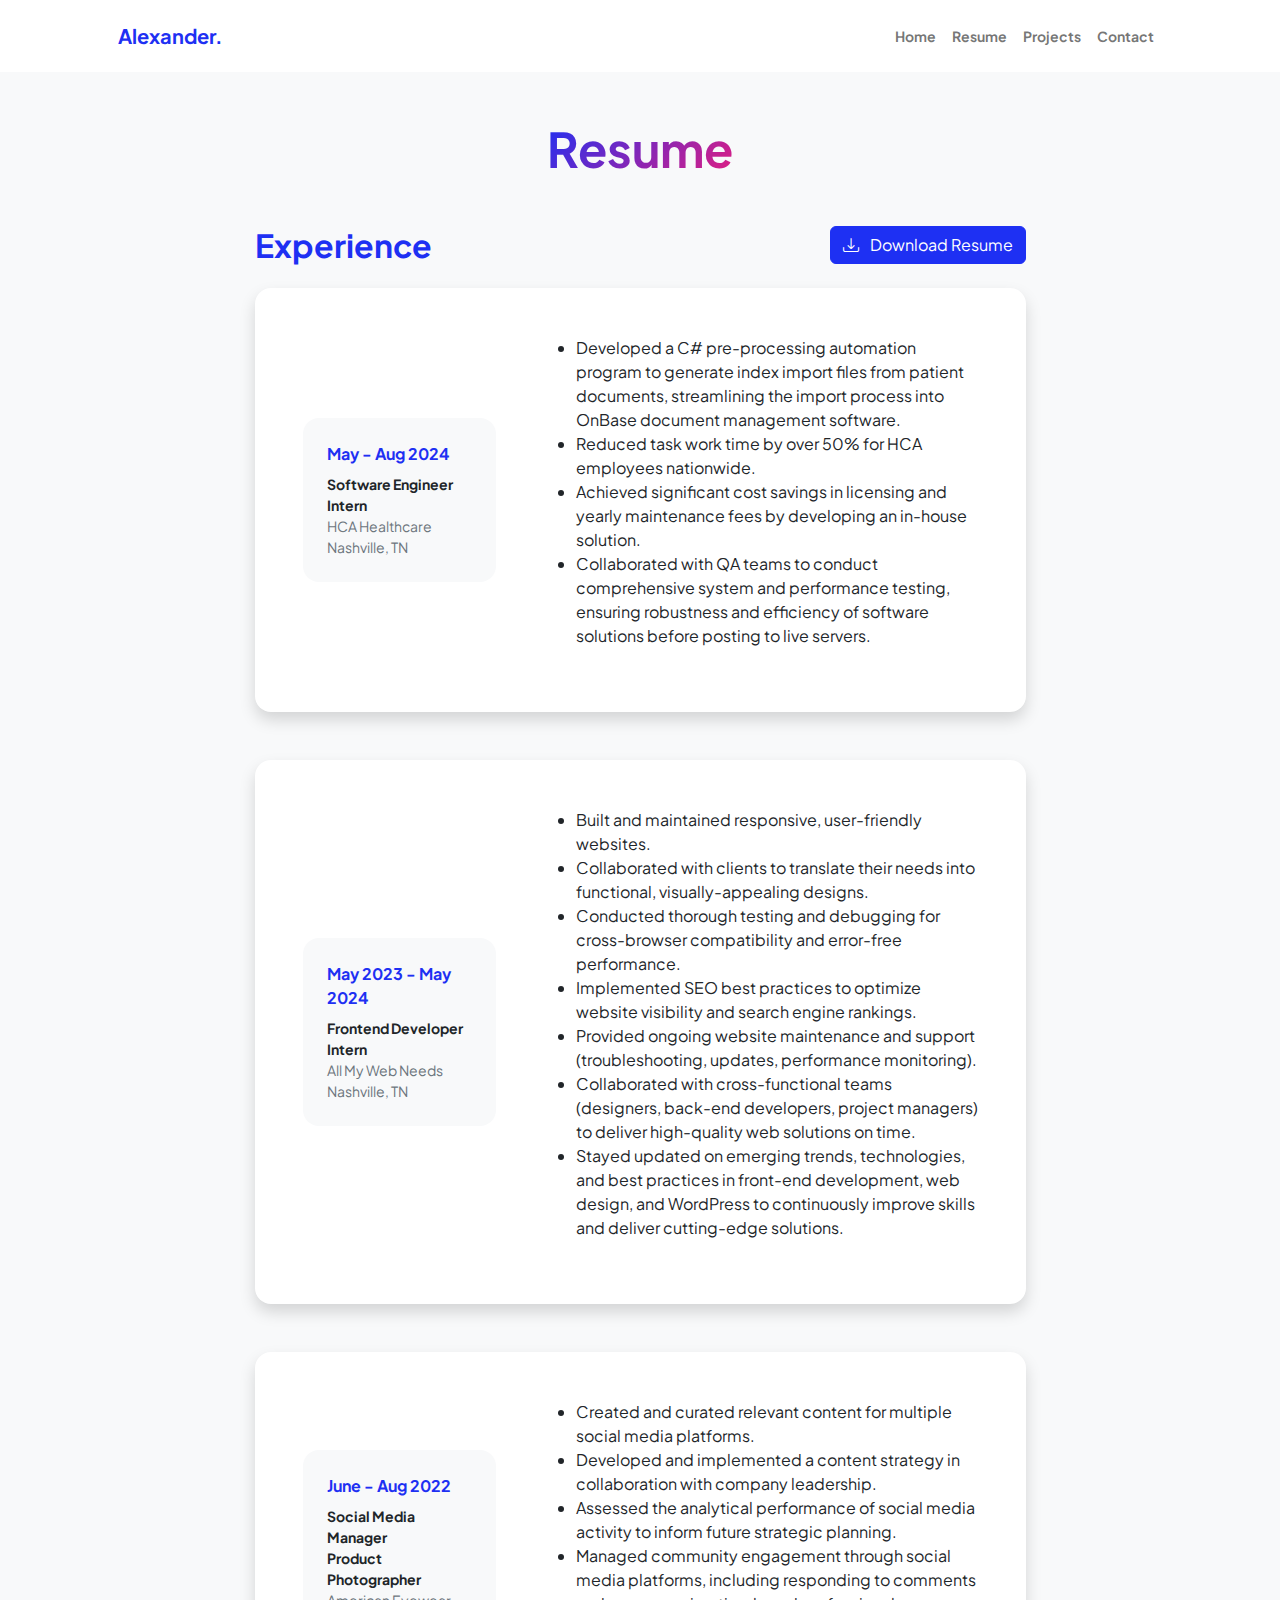
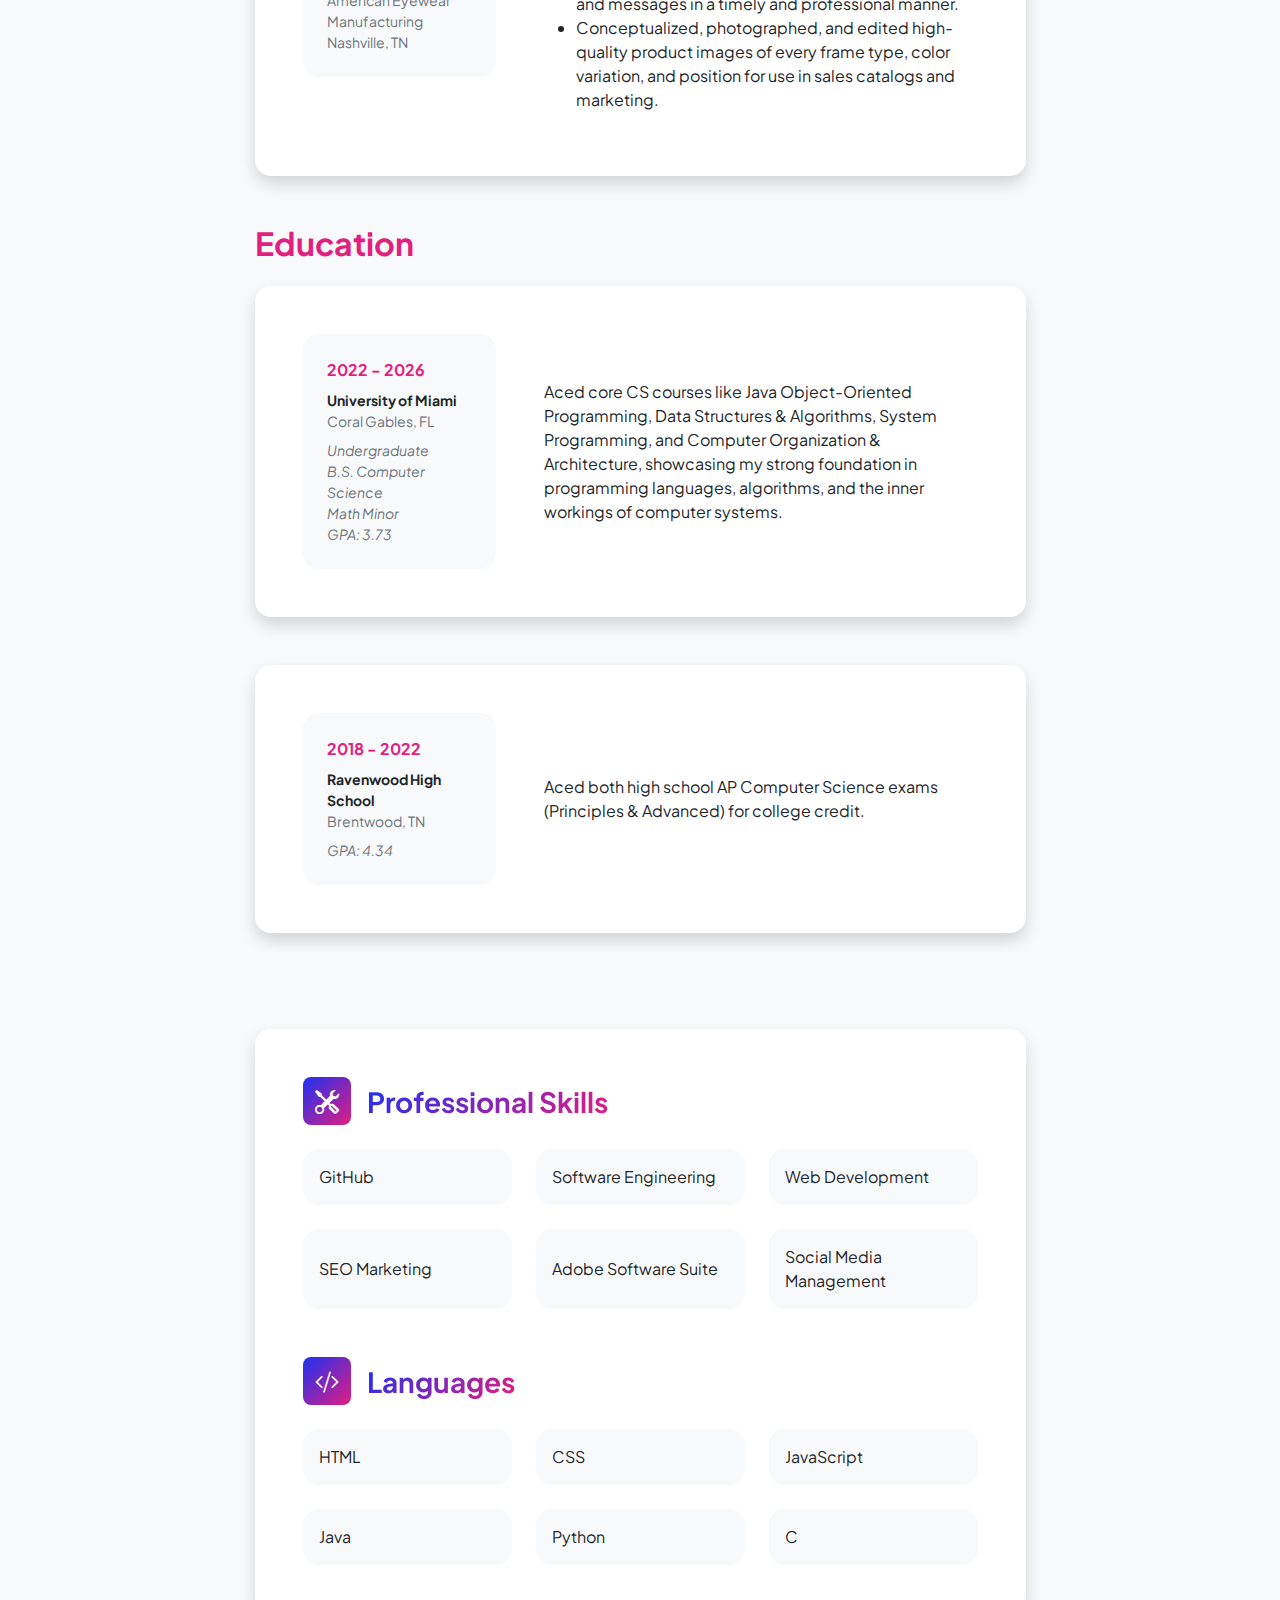
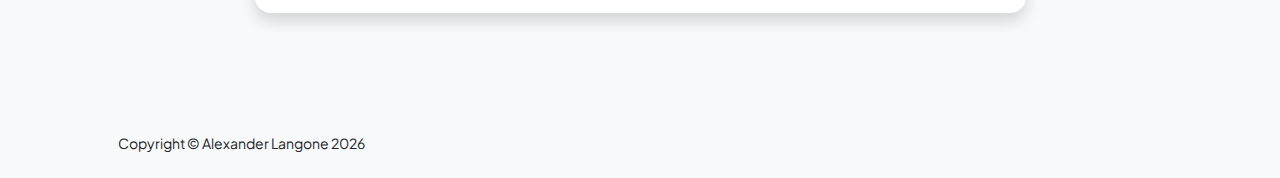
<file: resume.html>
<!DOCTYPE html>
<html lang="en">
    <head>
        <meta charset="utf-8" />
        <meta name="viewport" content="width=device-width, initial-scale=1, shrink-to-fit=no" />
        <meta name="description" content="" />
        <meta name="author" content="" />
        <title>Alex Langone</title>
        <!-- Favicon-->
        <link rel="icon" type="image/x-icon" href="assets/favicon.ico" />
        <!-- Custom Google font-->
        <link rel="preconnect" href="https://fonts.googleapis.com" />
        <link rel="preconnect" href="https://fonts.gstatic.com" crossorigin />
        <link href="https://fonts.googleapis.com/css2?family=Plus+Jakarta+Sans:wght@100;200;300;400;500;600;700;800;900&amp;display=swap" rel="stylesheet" />
        <!-- Bootstrap icons-->
        <link href="https://cdn.jsdelivr.net/npm/bootstrap-icons@1.8.1/font/bootstrap-icons.css" rel="stylesheet" />
        <!-- Core theme CSS (includes Bootstrap)-->
        <link href="css/styles.css" rel="stylesheet" />
    </head>
    <body class="d-flex flex-column h-100 bg-light">
        <main class="flex-shrink-0">
            <!-- Navigation-->
            <nav class="navbar navbar-expand-lg navbar-light bg-white py-3">
                <div class="container px-5">
                    <a class="navbar-brand" href="index"><span class="fw-bolder text-primary">Alexander.</span></a>
                    <button class="navbar-toggler" type="button" data-bs-toggle="collapse" data-bs-target="#navbarSupportedContent" aria-controls="navbarSupportedContent" aria-expanded="false" aria-label="Toggle navigation"><span class="navbar-toggler-icon"></span></button>
                    <div class="collapse navbar-collapse" id="navbarSupportedContent">
                        <ul class="navbar-nav ms-auto mb-2 mb-lg-0 small fw-bolder">
                            <li class="nav-item"><a class="nav-link" href="index">Home</a></li>
                            <li class="nav-item"><a class="nav-link" href="resume">Resume</a></li>
                            <li class="nav-item"><a class="nav-link" href="projects">Projects</a></li>
                            <li class="nav-item"><a class="nav-link" href="contact">Contact</a></li>
                        </ul>
                    </div>
                </div>
            </nav>
            <!-- Page Content-->
            <div class="container px-5 my-5">
                <div class="text-center mb-5">
                    <h1 class="display-5 fw-bolder mb-0"><span class="text-gradient d-inline">Resume</span></h1>
                </div>
                <div class="row gx-5 justify-content-center">
                    <div class="col-lg-11 col-xl-9 col-xxl-8">
                        <!-- Experience Section-->
                        <section>
                            <div class="d-flex align-items-center justify-content-between mb-4">
                                <h2 class="text-primary fw-bolder mb-0">Experience</h2>
                                <a class="resume-btn btn btn-primary" href="/src/assets/Alex Langone Resume.pdf" target="_blank">
                                    <div class="d-inline-block bi bi-download me-2"></div>
                                    Download Resume
                                </a>
                            </div>

                            <!-- Experience Card 1A-->
                            <div class="card shadow border-0 rounded-4 mb-5">
                                <div class="card-body p-5">
                                    <div class="row align-items-center gx-5">
                                        <div class="col text-center text-lg-start mb-4 mb-lg-0">
                                            <div class="bg-light p-4 rounded-4">
                                                <div class="text-primary fw-bolder mb-2">May - Aug 2024</div>
                                                <div class="small fw-bolder">Software Engineer Intern</div>
                                                <div class="small text-muted">HCA Healthcare</div>
                                                <div class="small text-muted">Nashville, TN</div>
                                            </div>
                                        </div>
                                        <div class="col-lg-8">
                                            <div>
                                              <ul>
                                                <li>Developed a C# pre-processing automation program to generate index import files from patient documents, streamlining the import process into OnBase document management software.</li>
                                                <li>Reduced task work time by over 50% for HCA employees nationwide.</li>
                                                <li>Achieved significant cost savings in licensing and yearly maintenance fees by developing an in-house solution.</li>
                                                <li>Collaborated with QA teams to conduct comprehensive system and performance testing, ensuring robustness and efficiency of software solutions before posting to live servers.</li>
                                              </ul>
                                            </div>
                                          </div>                                          
                                    </div>
                                </div>
                            </div>

                            <!-- Experience Card 1-->
                            <div class="card shadow border-0 rounded-4 mb-5">
                                <div class="card-body p-5">
                                    <div class="row align-items-center gx-5">
                                        <div class="col text-center text-lg-start mb-4 mb-lg-0">
                                            <div class="bg-light p-4 rounded-4">
                                                <div class="text-primary fw-bolder mb-2">May 2023 - May 2024</div>
                                                <div class="small fw-bolder">Frontend Developer Intern</div>
                                                <div class="small text-muted">All My Web Needs</div>
                                                <div class="small text-muted">Nashville, TN</div>
                                            </div>
                                        </div>
                                        <div class="col-lg-8"><div><ul>
                                            <li>Built and maintained responsive, user-friendly websites.</li>
                                            <li>Collaborated with clients to translate their needs into functional, visually-appealing designs.</li>
                                            <li>Conducted thorough testing and debugging for cross-browser compatibility and error-free performance.</li>
                                            <li>Implemented SEO best practices to optimize website visibility and search engine rankings.</li>
                                            <li>Provided ongoing website maintenance and support (troubleshooting, updates, performance monitoring).</li>
                                            <li>Collaborated with cross-functional teams (designers, back-end developers, project managers) to deliver high-quality web solutions on time.</li>
                                            <li>Stayed updated on emerging trends, technologies, and best practices in front-end development, web design, and WordPress to continuously improve skills and deliver cutting-edge solutions.</li>
                                          </ul></div></div>
                                    </div>
                                </div>
                            </div>
                            <!-- Experience Card 2-->
                            <div class="card shadow border-0 rounded-4 mb-5">
                                <div class="card-body p-5">
                                    <div class="row align-items-center gx-5">
                                        <div class="col text-center text-lg-start mb-4 mb-lg-0">
                                            <div class="bg-light p-4 rounded-4">
                                                <div class="text-primary fw-bolder mb-2">June - Aug 2022</div>
                                                <div class="small fw-bolder">Social Media Manager</div>
                                                <div class="small fw-bolder">Product Photographer</div>
                                                <div class="small text-muted">American Eyewear Manufacturing</div>
                                                <div class="small text-muted">Nashville, TN</div>
                                            </div>
                                        </div>
                                        <div class="col-lg-8"><div><ul>
                                            <li>Created and curated relevant content for multiple social media platforms.</li>
                                            <li>Developed and implemented a content strategy in collaboration with company leadership.</li>
                                            <li>Assessed the analytical performance of social media activity to inform future strategic planning.</li>
                                            <li>Managed community engagement through social media platforms, including responding to comments and messages in a timely and professional manner.</li>
                                            <li>Conceptualized, photographed, and edited high-quality product images of every frame type, color variation, and position for use in sales catalogs and marketing.</li>
                                        </ul>
                                          </div></div>
                                    </div>
                                </div>
                            </div>
                        </section>
                        <!-- Education Section-->
                        <section>
                            <h2 class="text-secondary fw-bolder mb-4">Education</h2>
                            <!-- Education Card 1-->
                            <div class="card shadow border-0 rounded-4 mb-5">
                                <div class="card-body p-5">
                                    <div class="row align-items-center gx-5">
                                        <div class="col text-center text-lg-start mb-4 mb-lg-0">
                                            <div class="bg-light p-4 rounded-4">
                                                <div class="text-secondary fw-bolder mb-2">2022 - 2026</div>
                                                <div class="mb-2">
                                                    <div class="small fw-bolder">University of Miami</div>
                                                    <div class="small text-muted">Coral Gables, FL</div>
                                                </div>
                                                <div class="fst-italic">
                                                    <div class="small text-muted">Undergraduate</div>
                                                    <div class="small text-muted">B.S. Computer Science</div>
                                                    <div class="small text-muted">Math Minor</div>
                                                    <div class="small text-muted">GPA: 3.73</div>
                                                </div>
                                            </div>
                                        </div>
                                        <div class="col-lg-8"><div>Aced core CS courses like Java Object-Oriented Programming, Data Structures & Algorithms, System Programming, and Computer Organization & Architecture, showcasing my strong foundation in programming languages, algorithms, and the inner workings of computer systems.</div></div>
                                    </div>
                                </div>
                            </div>
                            <!-- Education Card 2-->
                            <div class="card shadow border-0 rounded-4 mb-5">
                                <div class="card-body p-5">
                                    <div class="row align-items-center gx-5">
                                        <div class="col text-center text-lg-start mb-4 mb-lg-0">
                                            <div class="bg-light p-4 rounded-4">
                                                <div class="text-secondary fw-bolder mb-2">2018 - 2022</div>
                                                <div class="mb-2">
                                                    <div class="small fw-bolder">Ravenwood High School</div>
                                                    <div class="small text-muted">Brentwood, TN</div>
                                                </div>
                                                <div class="fst-italic">
                                                    <div class="small text-muted">GPA: 4.34</div>
                                                </div>
                                            </div>
                                        </div>
                                        <div class="col-lg-8"><div>Aced both high school AP Computer Science exams (Principles & Advanced) for college credit.</div></div>
                                    </div>
                                </div>
                            </div>
                        </section>
                        <!-- Divider-->
                        <div class="pb-5"></div>
                        <!-- Skills Section-->
                        <section>
                            <!-- Skillset Card-->
                            <div class="card shadow border-0 rounded-4 mb-5">
                                <div class="card-body p-5">
                                    <!-- Professional skills list-->
                                    <div class="mb-5">
                                        <div class="d-flex align-items-center mb-4">
                                            <div class="feature bg-primary bg-gradient-primary-to-secondary text-white rounded-3 me-3"><i class="bi bi-tools"></i></div>
                                            <h3 class="fw-bolder mb-0"><span class="text-gradient d-inline">Professional Skills</span></h3>
                                        </div>
                                        <div class="row row-cols-1 row-cols-md-3 mb-4">
                                            <div class="col mb-4 mb-md-0"><div class="d-flex align-items-center bg-light rounded-4 p-3 h-100">GitHub</div></div>
                                            <div class="col mb-4 mb-md-0"><div class="d-flex align-items-center bg-light rounded-4 p-3 h-100">Software Engineering</div></div>
                                            <div class="col"><div class="d-flex align-items-center bg-light rounded-4 p-3 h-100">Web Development</div></div>
                                        </div>
                                        <div class="row row-cols-1 row-cols-md-3">
                                            <div class="col mb-4 mb-md-0"><div class="d-flex align-items-center bg-light rounded-4 p-3 h-100">SEO Marketing</div></div>
                                            <div class="col mb-4 mb-md-0"><div class="d-flex align-items-center bg-light rounded-4 p-3 h-100">Adobe Software Suite</div></div>
                                            <div class="col"><div class="d-flex align-items-center bg-light rounded-4 p-3 h-100">Social Media Management</div></div>
                                        </div>
                                    </div>
                                    <!-- Languages list-->
                                    <div class="mb-0">
                                        <div class="d-flex align-items-center mb-4">
                                            <div class="feature bg-primary bg-gradient-primary-to-secondary text-white rounded-3 me-3"><i class="bi bi-code-slash"></i></div>
                                            <h3 class="fw-bolder mb-0"><span class="text-gradient d-inline">Languages</span></h3>
                                        </div>
                                        <div class="row row-cols-1 row-cols-md-3 mb-4">
                                            <div class="col mb-4 mb-md-0"><div class="d-flex align-items-center bg-light rounded-4 p-3 h-100">HTML</div></div>
                                            <div class="col mb-4 mb-md-0"><div class="d-flex align-items-center bg-light rounded-4 p-3 h-100">CSS</div></div>
                                            <div class="col"><div class="d-flex align-items-center bg-light rounded-4 p-3 h-100">JavaScript</div></div>
                                        </div>
                                        <div class="row row-cols-1 row-cols-md-3">
                                            <div class="col mb-4 mb-md-0"><div class="d-flex align-items-center bg-light rounded-4 p-3 h-100">Java</div></div>
                                            <div class="col mb-4 mb-md-0"><div class="d-flex align-items-center bg-light rounded-4 p-3 h-100">Python</div></div>
                                            <div class="col"><div class="d-flex align-items-center bg-light rounded-4 p-3 h-100">C</div></div>
                                        </div>
                                    </div>
                                </div>
                            </div>
                        </section>
                    </div>
                </div>
            </div>
        </main>
        <!-- Footer-->
        <footer class="bg-light py-4 mt-auto">
            <div class="container px-5 bg-light">
                <div class="row align-items-center justify-content-between flex-column flex-sm-row">
                    <div class="col-auto"><div class="small m-0" id="copyright"></div></div>
                    <script>
                        var currentYear = new Date().getFullYear();
                        document.getElementById("copyright").innerHTML = "Copyright &copy; Alexander Langone " + currentYear;
                    </script>
                </div>
            </div>
        </footer>
        <!-- Bootstrap core JS-->
        <script src="https://cdn.jsdelivr.net/npm/bootstrap@5.2.3/dist/js/bootstrap.bundle.min.js"></script>
        <!-- Core theme JS-->
        <script src="js/scripts.js"></script>
    </body>
</html>
</file>
